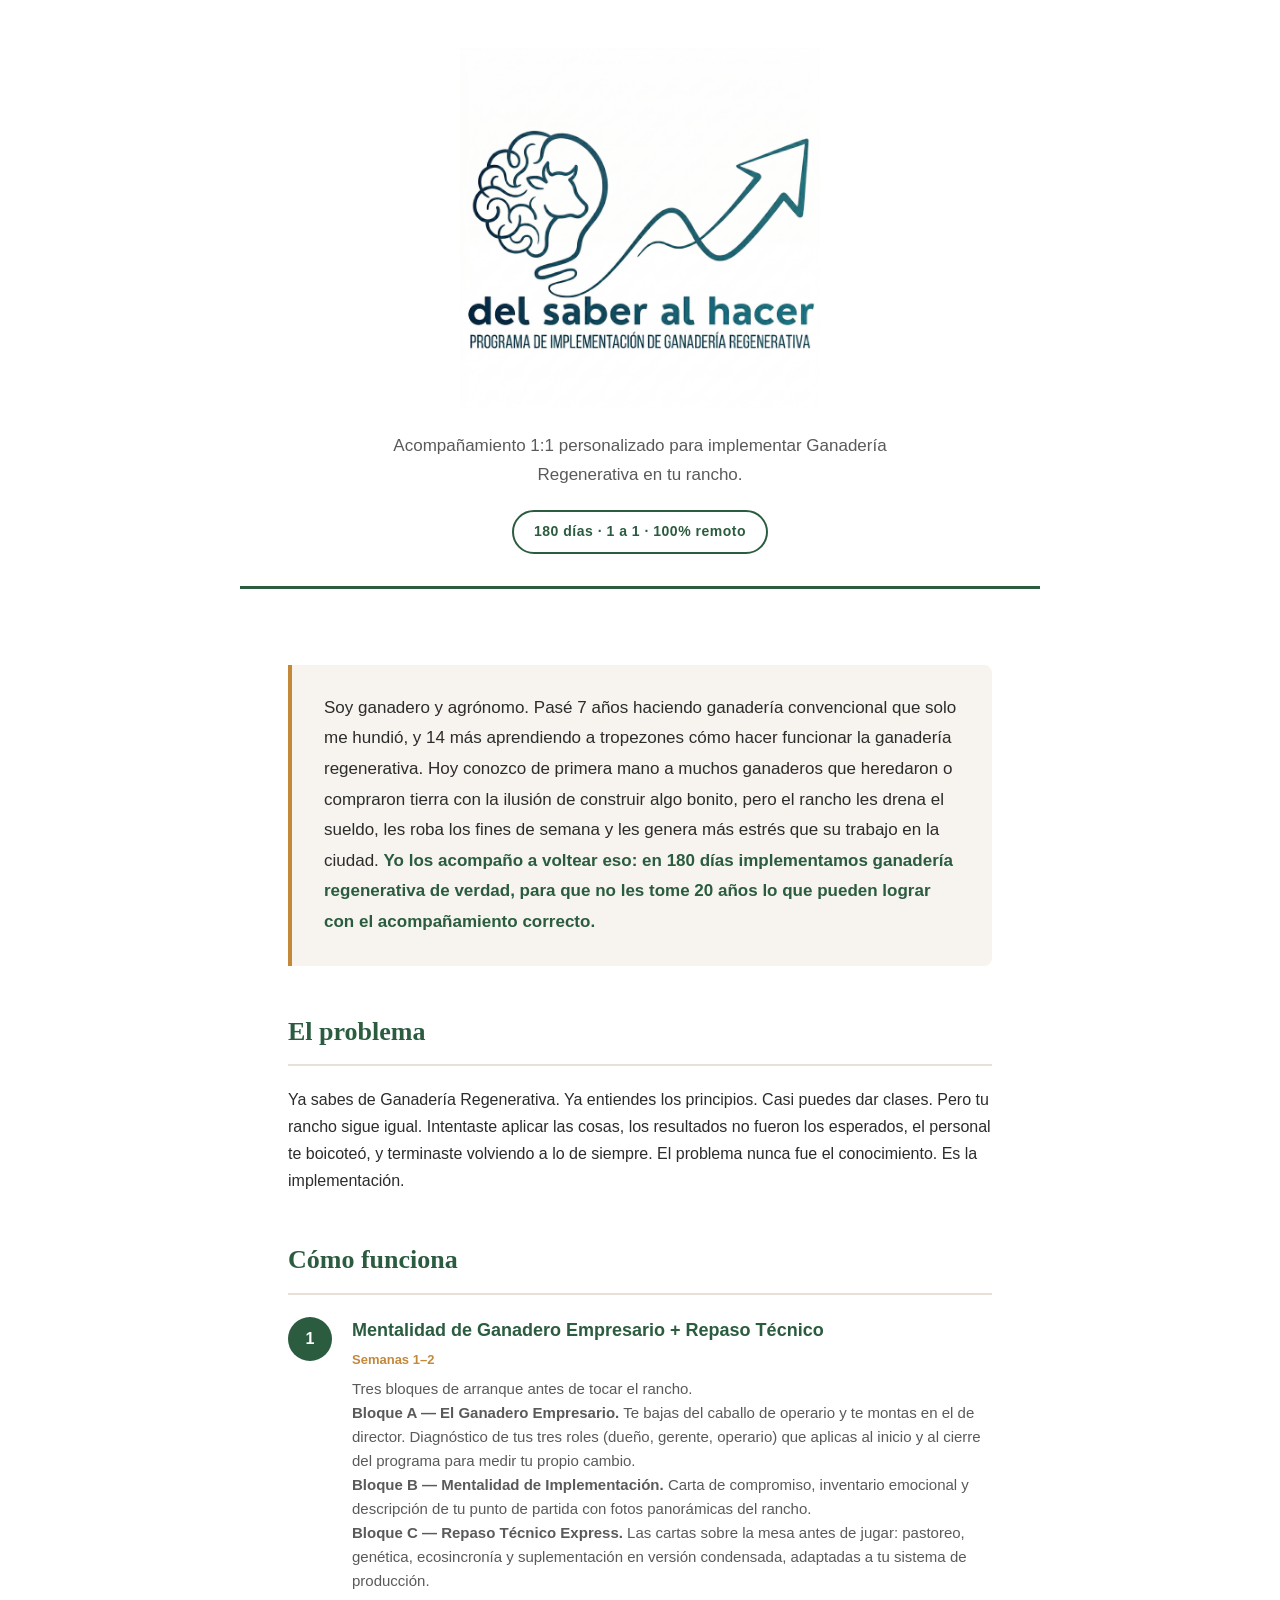
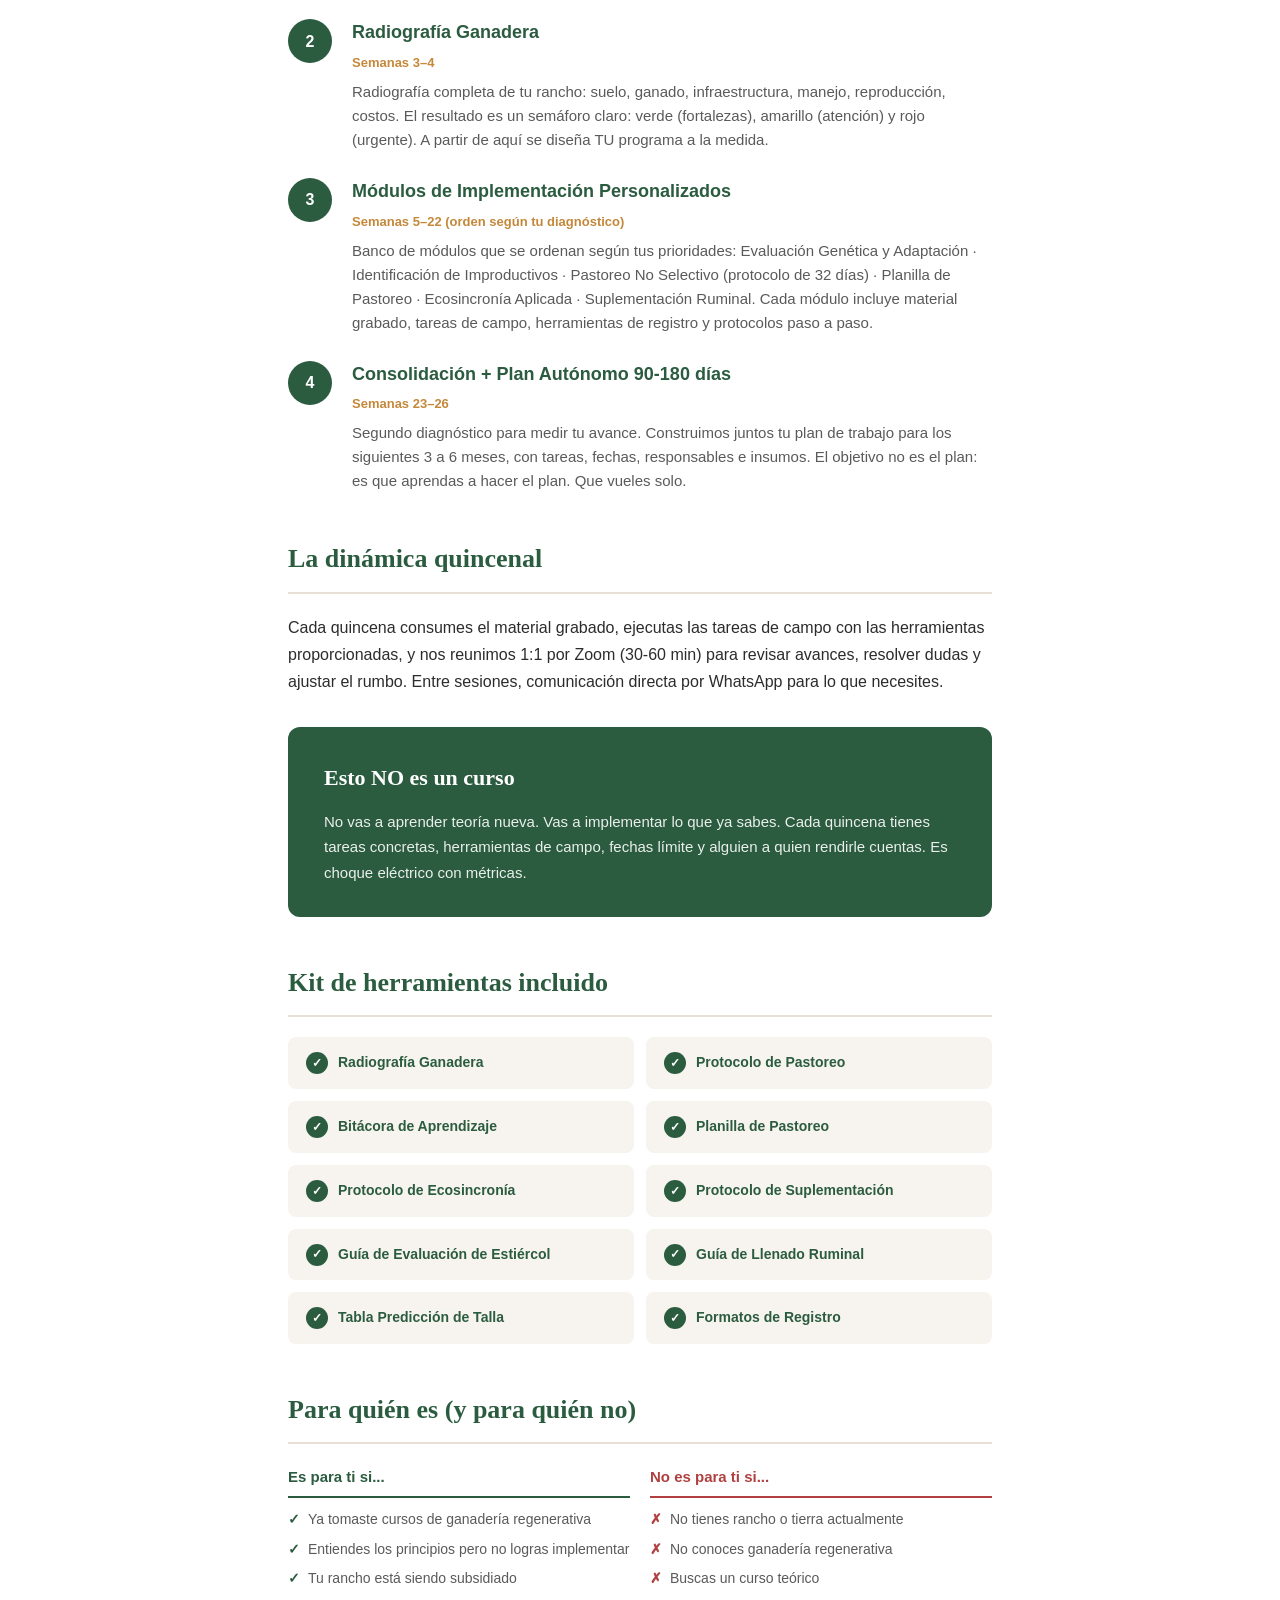
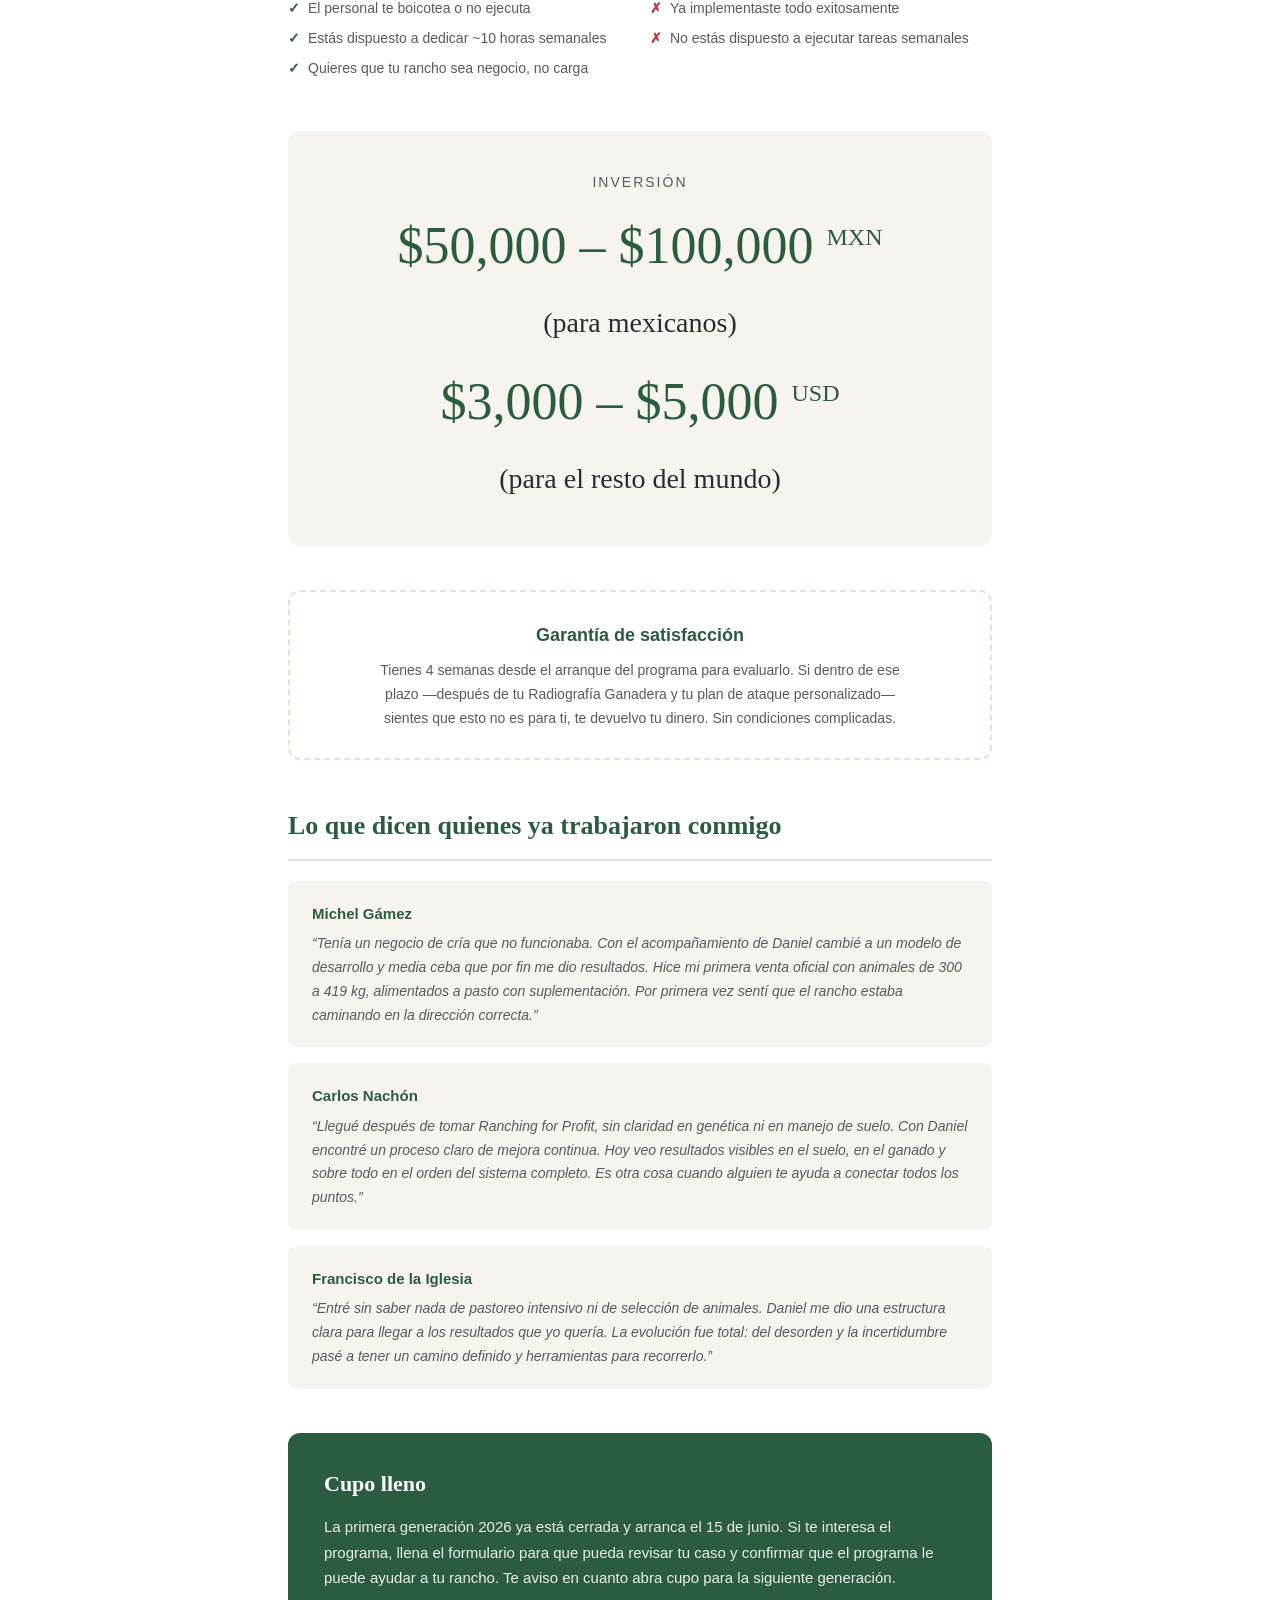
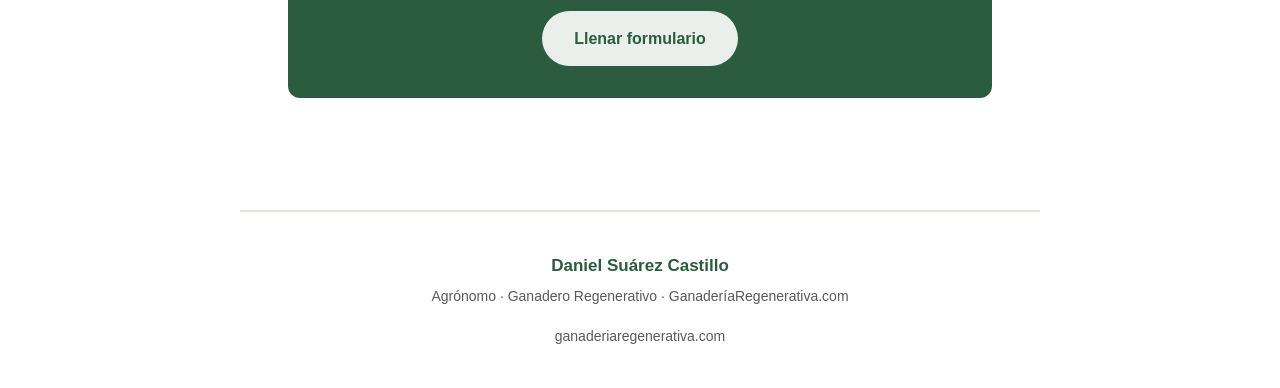
<file: index.html>
<!DOCTYPE html>
<html lang="es">
<head>
<meta charset="UTF-8">
<meta name="viewport" content="width=device-width, initial-scale=1.0">
<title>Del Saber al Hacer — Resumen del Programa</title>
<style>
  :root {
    --green: #2B5C3F;
    --green-light: #3A7A54;
    --cream: #F7F4EF;
    --warm: #E8E0D4;
    --text: #2C2C2C;
    --text-light: #5A5A5A;
    --accent: #C4883A;
  }

  * { margin: 0; padding: 0; box-sizing: border-box; }

  body {
    font-family: 'Helvetica Neue', Helvetica, Arial, sans-serif;
    background: #fff;
    color: var(--text);
    line-height: 1.7;
    max-width: 800px;
    margin: 0 auto;
  }

  .hero {
    background: white;
    color: var(--text);
    padding: 48px 48px 32px;
    text-align: center;
    position: relative;
    overflow: hidden;
    border-bottom: 3px solid var(--green);
  }

  .hero-logo { margin-bottom: 16px; }
  .hero-logo img { max-width: 360px; width: 100%; height: auto; }

  .hero .subtitle {
    font-size: 17px;
    font-weight: 300;
    color: var(--text-light);
    max-width: 520px;
    margin: 0 auto;
  }

  .hero .badge {
    display: inline-block;
    margin-top: 20px;
    padding: 8px 20px;
    border: 2px solid var(--green);
    border-radius: 100px;
    font-size: 14px;
    font-weight: 600;
    letter-spacing: 0.5px;
    color: var(--green);
  }

  .content { padding: 48px; }

  h2 {
    font-family: Georgia, 'Times New Roman', serif;
    font-size: 26px;
    color: var(--green);
    margin-bottom: 20px;
    padding-bottom: 10px;
    border-bottom: 2px solid var(--warm);
  }

  .section { margin-bottom: 44px; }

  .pitch {
    background: var(--cream);
    border-left: 4px solid var(--accent);
    padding: 28px 32px;
    margin: 28px 0;
    border-radius: 0 8px 8px 0;
    font-size: 17px;
    line-height: 1.8;
    color: var(--text);
  }

  .pitch strong { color: var(--green); }

  .module {
    display: flex;
    gap: 20px;
    margin-bottom: 24px;
    align-items: flex-start;
  }

  .module-num {
    flex-shrink: 0;
    width: 44px;
    height: 44px;
    background: var(--green);
    color: white;
    border-radius: 50%;
    display: flex;
    align-items: center;
    justify-content: center;
    font-weight: 700;
    font-size: 16px;
    margin-top: 2px;
  }

  .module-content h3 { font-size: 18px; font-weight: 700; color: var(--green); margin-bottom: 4px; }
  .module-content .weeks { font-size: 13px; color: var(--accent); font-weight: 600; margin-bottom: 6px; }
  .module-content p { font-size: 15px; color: var(--text-light); line-height: 1.6; }

  .tools-grid { display: grid; grid-template-columns: 1fr 1fr; gap: 12px; margin-top: 16px; }

  .tool-item {
    background: var(--cream);
    padding: 14px 18px;
    border-radius: 8px;
    font-size: 14px;
    font-weight: 600;
    color: var(--green);
    display: flex;
    align-items: center;
    gap: 10px;
  }

  .tool-item::before {
    content: '✓';
    flex-shrink: 0;
    width: 22px;
    height: 22px;
    background: var(--green);
    color: white;
    border-radius: 50%;
    display: flex;
    align-items: center;
    justify-content: center;
    font-size: 12px;
  }

  .highlight-box {
    background: var(--green);
    color: white;
    padding: 32px 36px;
    border-radius: 12px;
    margin: 32px 0;
  }

  .highlight-box h3 { font-family: Georgia, 'Times New Roman', serif; font-size: 22px; margin-bottom: 12px; }
  .highlight-box p { font-size: 15px; line-height: 1.7; opacity: 0.9; }

  .price-section {
    text-align: center;
    padding: 40px 32px;
    background: var(--cream);
    border-radius: 12px;
    margin: 32px 0;
  }

  .price-section .label { font-size: 14px; text-transform: uppercase; letter-spacing: 2px; color: var(--text-light); margin-bottom: 8px; }
  .price-section .price { font-family: Georgia, 'Times New Roman', serif; font-size: 52px; color: var(--green); margin-bottom: 8px; }
  .price-section .price span { font-size: 24px; vertical-align: super; }
  .price-section .price-alt { font-family: Georgia, 'Times New Roman', serif; font-size: 28px; color: var(--text); margin-bottom: 4px; }
  .price-section .note-tax { font-size: 14px; color: var(--text-light); font-style: italic; margin-bottom: 16px; }
  .price-section .note { font-size: 15px; color: var(--text-light); margin-bottom: 20px; }

  .payment-methods { display: flex; flex-wrap: wrap; justify-content: center; gap: 10px; margin-top: 16px; }
  .payment-methods span { background: white; padding: 6px 16px; border-radius: 100px; font-size: 13px; font-weight: 600; color: var(--text-light); border: 1px solid var(--warm); }

  .guarantee { text-align: center; padding: 28px; border: 2px dashed var(--warm); border-radius: 12px; margin: 28px 0; }
  .guarantee h3 { color: var(--green); font-size: 18px; margin-bottom: 8px; }
  .guarantee p { font-size: 14px; color: var(--text-light); max-width: 520px; margin: 0 auto; }

  .testimonial { padding: 20px 24px; background: var(--cream); border-radius: 8px; margin-bottom: 16px; }
  .testimonial .name { font-weight: 700; color: var(--green); margin-bottom: 6px; font-size: 15px; }
  .testimonial p { font-size: 14px; color: var(--text-light); font-style: italic; line-height: 1.7; }

  .footer { text-align: center; padding: 40px 48px; border-top: 2px solid var(--warm); margin-top: 20px; }
  .footer .author { font-weight: 700; font-size: 17px; color: var(--green); }
  .footer .role { font-size: 14px; color: var(--text-light); margin-top: 4px; }
  .footer .contact { margin-top: 16px; font-size: 14px; color: var(--text-light); }

  .for-whom { display: grid; grid-template-columns: 1fr 1fr; gap: 20px; margin-top: 16px; }
  .for-whom-col h4 { font-size: 15px; font-weight: 700; margin-bottom: 10px; padding-bottom: 6px; }
  .for-whom-col.yes h4 { color: var(--green); border-bottom: 2px solid var(--green); }
  .for-whom-col.no h4 { color: #B04040; border-bottom: 2px solid #B04040; }
  .for-whom-col li { font-size: 14px; color: var(--text-light); margin-bottom: 6px; list-style: none; padding-left: 20px; position: relative; }
  .for-whom-col.yes li::before { content: '✓'; position: absolute; left: 0; color: var(--green); font-weight: 700; }
  .for-whom-col.no li::before { content: '✗'; position: absolute; left: 0; color: #B04040; font-weight: 700; }
</style>
</head>
<body>

<div class="hero">
  <div class="hero-logo">
    <img src="logo-optimizado.png" alt="Del Saber al Hacer — Programa de Implementación de Ganadería Regenerativa">
  </div>
  <div class="subtitle">Acompañamiento 1:1 personalizado para implementar Ganadería Regenerativa en tu rancho.</div>
  <div class="badge">180 días · 1 a 1 · 100% remoto</div>
</div>

<div class="content">

  <div class="section">
    <div class="pitch">
      Soy ganadero y agrónomo. Pasé 7 años haciendo ganadería convencional que solo me hundió, y 14 más aprendiendo a tropezones cómo hacer funcionar la ganadería regenerativa. Hoy conozco de primera mano a muchos ganaderos que heredaron o compraron tierra con la ilusión de construir algo bonito, pero el rancho les drena el sueldo, les roba los fines de semana y les genera más estrés que su trabajo en la ciudad. <strong>Yo los acompaño a voltear eso: en 180 días implementamos ganadería regenerativa de verdad, para que no les tome 20 años lo que pueden lograr con el acompañamiento correcto.</strong>
    </div>
  </div>

  <div class="section">
    <h2>El problema</h2>
    <p>Ya sabes de Ganadería Regenerativa. Ya entiendes los principios. Casi puedes dar clases. Pero tu rancho sigue igual. Intentaste aplicar las cosas, los resultados no fueron los esperados, el personal te boicoteó, y terminaste volviendo a lo de siempre. El problema nunca fue el conocimiento. Es la implementación.</p>
  </div>

  <div class="section">
    <h2>Cómo funciona</h2>

    <div class="module">
      <div class="module-num">1</div>
      <div class="module-content">
        <h3>Mentalidad de Ganadero Empresario + Repaso Técnico</h3>
        <div class="weeks">Semanas 1–2</div>
        <p>Tres bloques de arranque antes de tocar el rancho.</p>
        <p><strong>Bloque A — El Ganadero Empresario.</strong> Te bajas del caballo de operario y te montas en el de director. Diagnóstico de tus tres roles (dueño, gerente, operario) que aplicas al inicio y al cierre del programa para medir tu propio cambio.</p>
        <p><strong>Bloque B — Mentalidad de Implementación.</strong> Carta de compromiso, inventario emocional y descripción de tu punto de partida con fotos panorámicas del rancho.</p>
        <p><strong>Bloque C — Repaso Técnico Express.</strong> Las cartas sobre la mesa antes de jugar: pastoreo, genética, ecosincronía y suplementación en versión condensada, adaptadas a tu sistema de producción.</p>
      </div>
    </div>

    <div class="module">
      <div class="module-num">2</div>
      <div class="module-content">
        <h3>Radiografía Ganadera</h3>
        <div class="weeks">Semanas 3–4</div>
        <p>Radiografía completa de tu rancho: suelo, ganado, infraestructura, manejo, reproducción, costos. El resultado es un semáforo claro: verde (fortalezas), amarillo (atención) y rojo (urgente). A partir de aquí se diseña TU programa a la medida.</p>
      </div>
    </div>

    <div class="module">
      <div class="module-num">3</div>
      <div class="module-content">
        <h3>Módulos de Implementación Personalizados</h3>
        <div class="weeks">Semanas 5–22 (orden según tu diagnóstico)</div>
        <p>Banco de módulos que se ordenan según tus prioridades: Evaluación Genética y Adaptación · Identificación de Improductivos · Pastoreo No Selectivo (protocolo de 32 días) · Planilla de Pastoreo · Ecosincronía Aplicada · Suplementación Ruminal. Cada módulo incluye material grabado, tareas de campo, herramientas de registro y protocolos paso a paso.</p>
      </div>
    </div>

    <div class="module">
      <div class="module-num">4</div>
      <div class="module-content">
        <h3>Consolidación + Plan Autónomo 90-180 días</h3>
        <div class="weeks">Semanas 23–26</div>
        <p>Segundo diagnóstico para medir tu avance. Construimos juntos tu plan de trabajo para los siguientes 3 a 6 meses, con tareas, fechas, responsables e insumos. El objetivo no es el plan: es que aprendas a hacer el plan. Que vueles solo.</p>
      </div>
    </div>
  </div>

  <div class="section">
    <h2>La dinámica quincenal</h2>
    <p style="margin-bottom:16px;">Cada quincena consumes el material grabado, ejecutas las tareas de campo con las herramientas proporcionadas, y nos reunimos 1:1 por Zoom (30-60 min) para revisar avances, resolver dudas y ajustar el rumbo. Entre sesiones, comunicación directa por WhatsApp para lo que necesites.</p>
    
    <div class="highlight-box">
      <h3>Esto NO es un curso</h3>
      <p>No vas a aprender teoría nueva. Vas a implementar lo que ya sabes. Cada quincena tienes tareas concretas, herramientas de campo, fechas límite y alguien a quien rendirle cuentas. Es choque eléctrico con métricas.</p>
    </div>
  </div>

  <div class="section">
    <h2>Kit de herramientas incluido</h2>
    <div class="tools-grid">
      <div class="tool-item">Radiografía Ganadera</div>
      <div class="tool-item">Protocolo de Pastoreo</div>
      <div class="tool-item">Bitácora de Aprendizaje</div>
      <div class="tool-item">Planilla de Pastoreo</div>
      <div class="tool-item">Protocolo de Ecosincronía</div>
      <div class="tool-item">Protocolo de Suplementación</div>
      <div class="tool-item">Guía de Evaluación de Estiércol</div>
      <div class="tool-item">Guía de Llenado Ruminal</div>
      <div class="tool-item">Tabla Predicción de Talla</div>
      <div class="tool-item">Formatos de Registro</div>
    </div>
  </div>

  <div class="section">
    <h2>Para quién es (y para quién no)</h2>
    <div class="for-whom">
      <div class="for-whom-col yes">
        <h4>Es para ti si...</h4>
        <ul>
          <li>Ya tomaste cursos de ganadería regenerativa</li>
          <li>Entiendes los principios pero no logras implementar</li>
          <li>Tu rancho está siendo subsidiado</li>
          <li>El personal te boicotea o no ejecuta</li>
          <li>Estás dispuesto a dedicar ~10 horas semanales</li>
          <li>Quieres que tu rancho sea negocio, no carga</li>
        </ul>
      </div>
      <div class="for-whom-col no">
        <h4>No es para ti si...</h4>
        <ul>
          <li>No tienes rancho o tierra actualmente</li>
          <li>No conoces ganadería regenerativa</li>
          <li>Buscas un curso teórico</li>
          <li>Ya implementaste todo exitosamente</li>
          <li>No estás dispuesto a ejecutar tareas semanales</li>
        </ul>
      </div>
    </div>
  </div>

  <div class="section">
    <div class="price-section">
      <div class="label">Inversión</div>
      <div class="price">$50,000 – $100,000 <span>MXN</span></div>
      <div class="price-alt">(para mexicanos)</div>
      <div class="price" style="margin-top:12px;">$3,000 – $5,000 <span>USD</span></div>
      <div class="price-alt">(para el resto del mundo)</div>
    </div>
  </div>

  <div class="section">
    <div class="guarantee">
      <h3>Garantía de satisfacción</h3>
      <p>Tienes 4 semanas desde el arranque del programa para evaluarlo. Si dentro de ese plazo —después de tu Radiografía Ganadera y tu plan de ataque personalizado— sientes que esto no es para ti, te devuelvo tu dinero. Sin condiciones complicadas.</p>
    </div>
  </div>

  <div class="section">
    <h2>Lo que dicen quienes ya trabajaron conmigo</h2>
    <div class="testimonial">
      <div class="name">Michel Gámez</div>
      <p>&ldquo;Tenía un negocio de cría que no funcionaba. Con el acompañamiento de Daniel cambié a un modelo de desarrollo y media ceba que por fin me dio resultados. Hice mi primera venta oficial con animales de 300 a 419 kg, alimentados a pasto con suplementación. Por primera vez sentí que el rancho estaba caminando en la dirección correcta.&rdquo;</p>
    </div>
    <div class="testimonial">
      <div class="name">Carlos Nachón</div>
      <p>&ldquo;Llegué después de tomar Ranching for Profit, sin claridad en genética ni en manejo de suelo. Con Daniel encontré un proceso claro de mejora continua. Hoy veo resultados visibles en el suelo, en el ganado y sobre todo en el orden del sistema completo. Es otra cosa cuando alguien te ayuda a conectar todos los puntos.&rdquo;</p>
    </div>
    <div class="testimonial">
      <div class="name">Francisco de la Iglesia</div>
      <p>&ldquo;Entré sin saber nada de pastoreo intensivo ni de selección de animales. Daniel me dio una estructura clara para llegar a los resultados que yo quería. La evolución fue total: del desorden y la incertidumbre pasé a tener un camino definido y herramientas para recorrerlo.&rdquo;</p>
    </div>
  </div>

  <div class="section">
    <div class="highlight-box">
      <h3>Cupo lleno</h3>
      <p>La primera generación 2026 ya está cerrada y arranca el 15 de junio. Si te interesa el programa, llena el formulario para que pueda revisar tu caso y confirmar que el programa le puede ayudar a tu rancho. Te aviso en cuanto abra cupo para la siguiente generación.</p>
      <p style="margin-top:20px; text-align:center;"><a href="https://forms.gle/zyB5bn8BEouAdMPZ7" target="_blank" style="display:inline-block; padding:14px 32px; background:white; color:var(--green); font-weight:700; font-size:16px; border-radius:100px; text-decoration:none;">Llenar formulario</a></p>
    </div>
  </div>

</div>

<div class="footer">
  <div class="author">Daniel Suárez Castillo</div>
  <div class="role">Agrónomo · Ganadero Regenerativo · GanaderíaRegenerativa.com</div>
  <div class="contact">ganaderiaregenerativa.com</div>
</div>

</body>
</html>
</file>
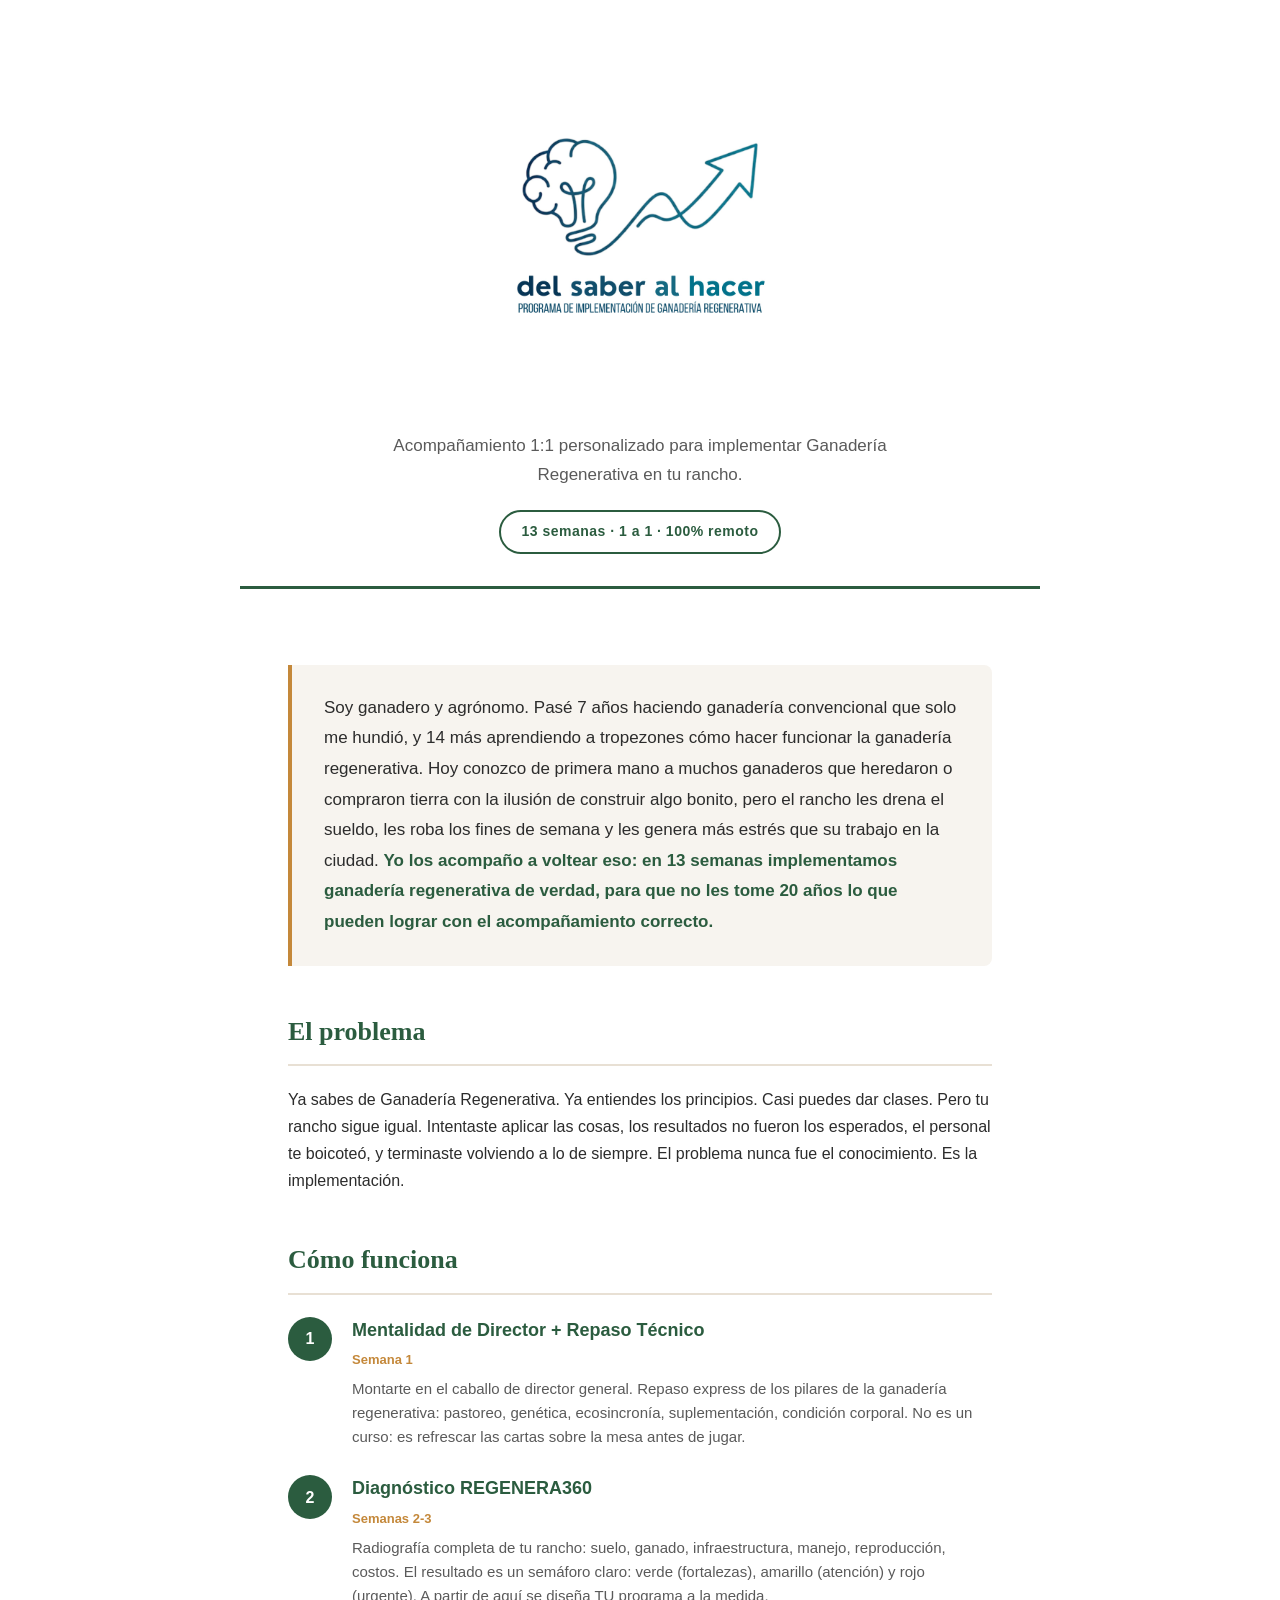
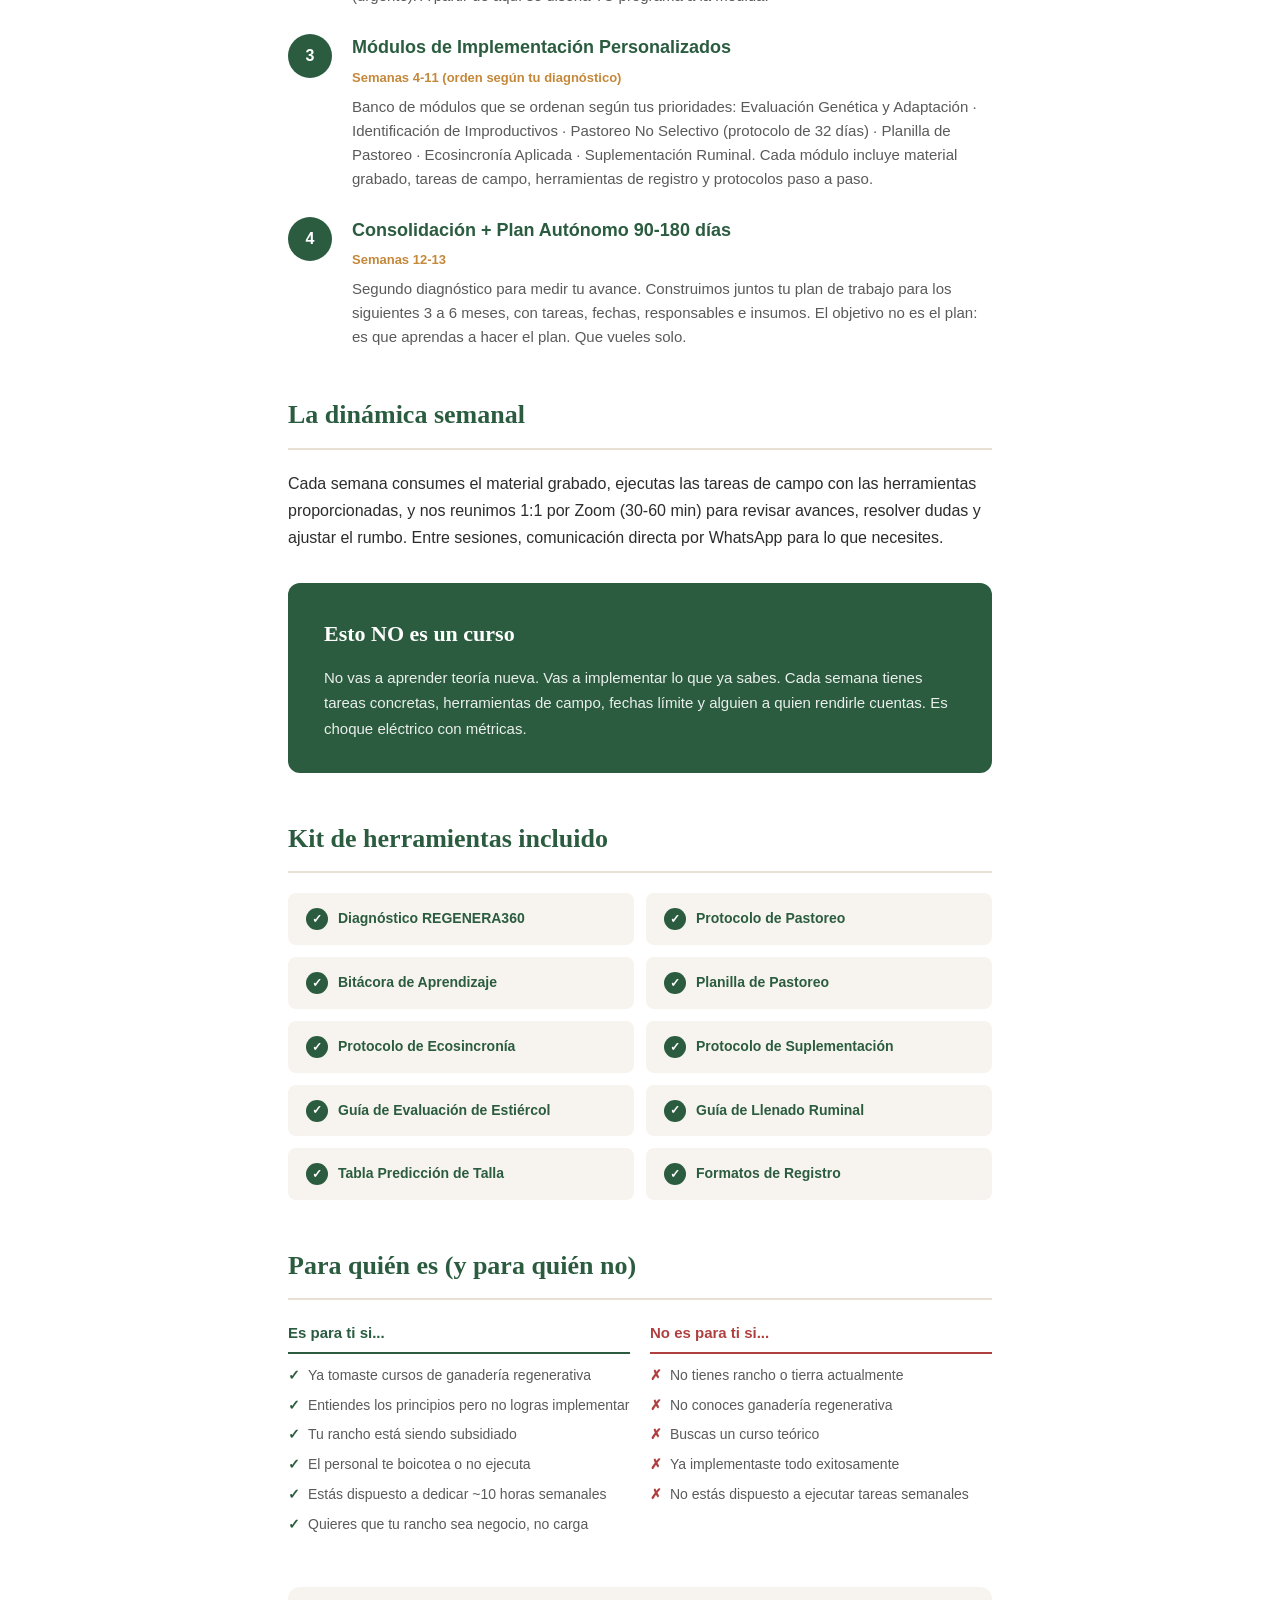
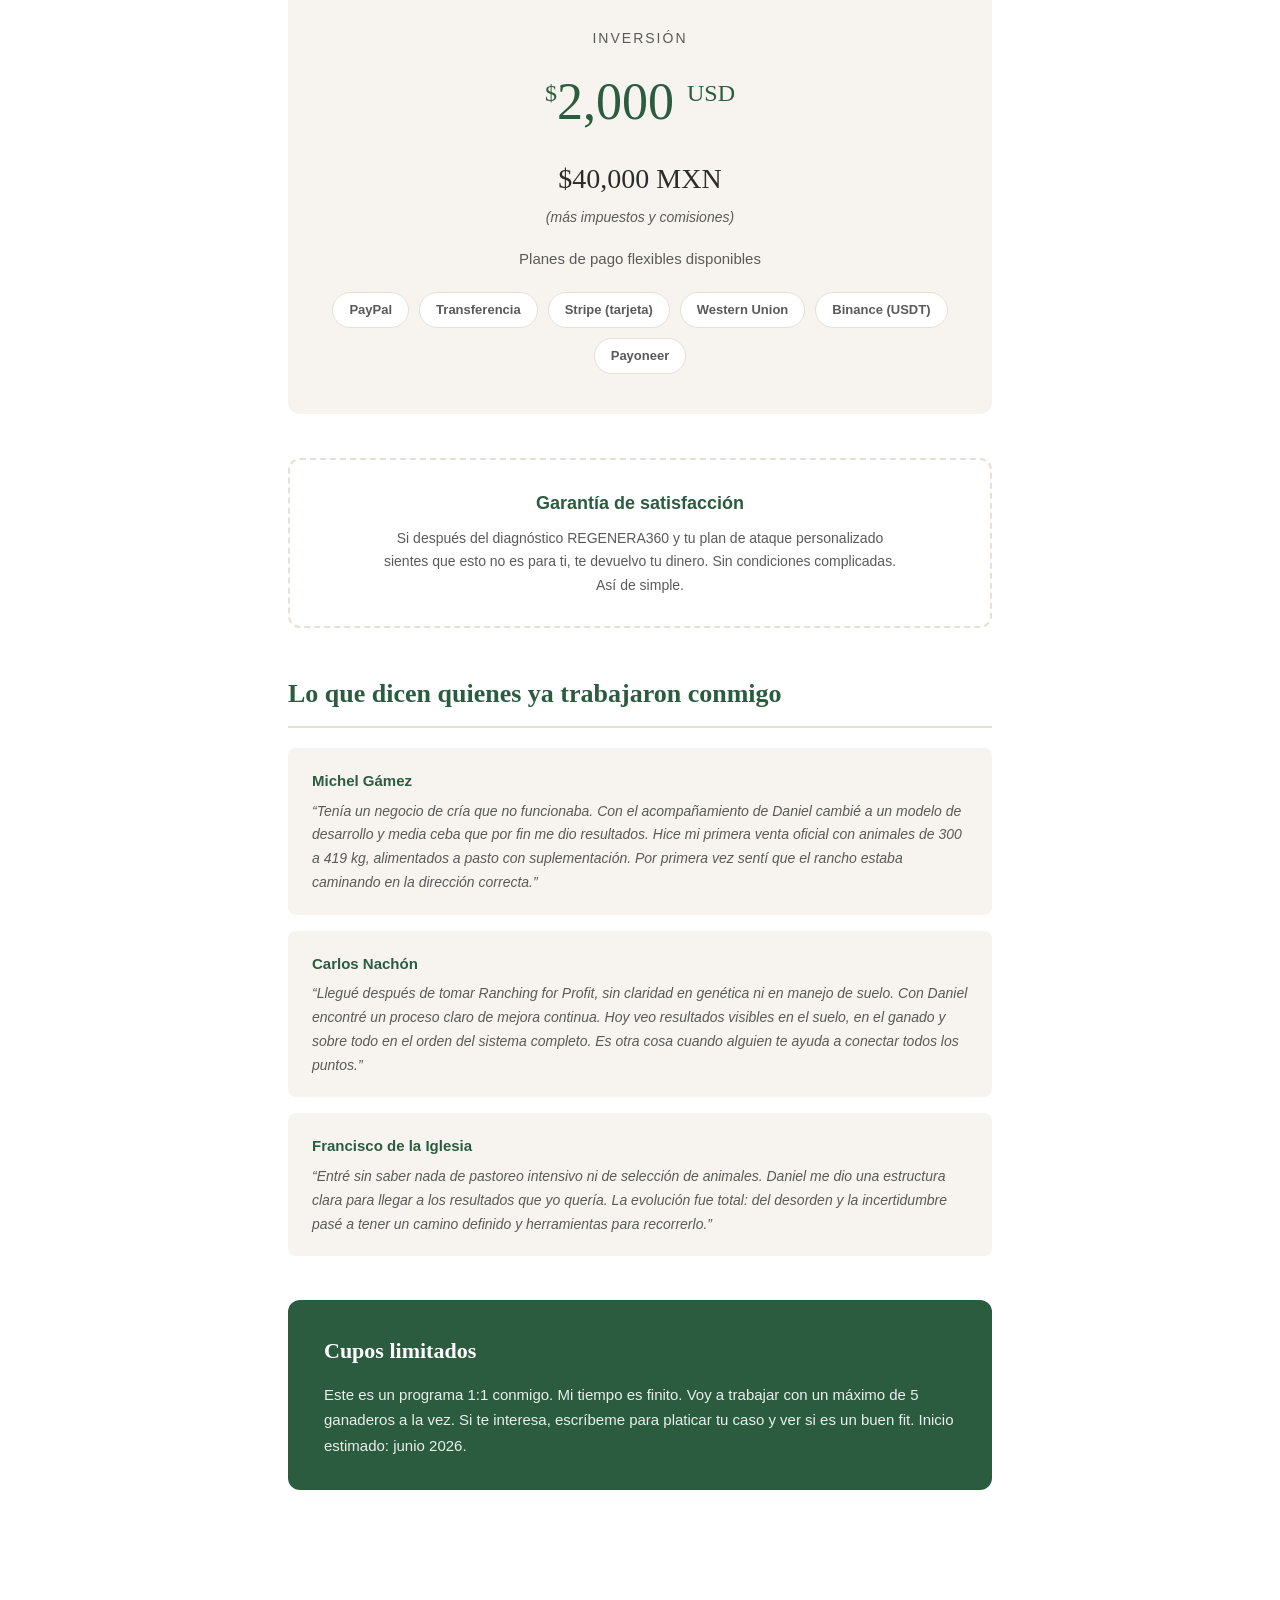
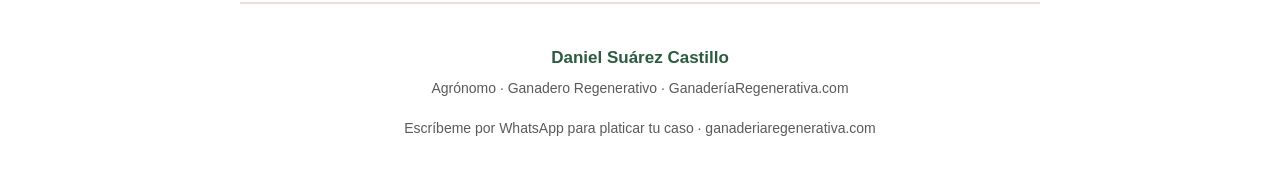
<file: Del_Saber_al_Hacer_Resumen_Programa.html>
<!DOCTYPE html>
<html lang="es">
<head>
<meta charset="UTF-8">
<meta name="viewport" content="width=device-width, initial-scale=1.0">
<title>Del Saber al Hacer — Resumen del Programa</title>
<style>
  :root {
    --green: #2B5C3F;
    --green-light: #3A7A54;
    --cream: #F7F4EF;
    --warm: #E8E0D4;
    --text: #2C2C2C;
    --text-light: #5A5A5A;
    --accent: #C4883A;
  }

  * { margin: 0; padding: 0; box-sizing: border-box; }

  body {
    font-family: 'Helvetica Neue', Helvetica, Arial, sans-serif;
    background: #fff;
    color: var(--text);
    line-height: 1.7;
    max-width: 800px;
    margin: 0 auto;
  }

  .hero {
    background: white;
    color: var(--text);
    padding: 48px 48px 32px;
    text-align: center;
    position: relative;
    overflow: hidden;
    border-bottom: 3px solid var(--green);
  }

  .hero-logo {
    margin-bottom: 16px;
  }

  .hero-logo img {
    max-width: 360px;
    width: 100%;
    height: auto;
  }

  .hero .subtitle {
    font-size: 17px;
    font-weight: 300;
    color: var(--text-light);
    max-width: 520px;
    margin: 0 auto;
  }

  .hero .badge {
    display: inline-block;
    margin-top: 20px;
    padding: 8px 20px;
    border: 2px solid var(--green);
    border-radius: 100px;
    font-size: 14px;
    font-weight: 600;
    letter-spacing: 0.5px;
    color: var(--green);
  }

  .content { padding: 48px; }

  h2 {
    font-family: Georgia, 'Times New Roman', serif;
    font-size: 26px;
    color: var(--green);
    margin-bottom: 20px;
    padding-bottom: 10px;
    border-bottom: 2px solid var(--warm);
  }

  .section { margin-bottom: 44px; }

  .pitch {
    background: var(--cream);
    border-left: 4px solid var(--accent);
    padding: 28px 32px;
    margin: 28px 0;
    border-radius: 0 8px 8px 0;
    font-size: 17px;
    line-height: 1.8;
    color: var(--text);
  }

  .pitch strong { color: var(--green); }

  .module {
    display: flex;
    gap: 20px;
    margin-bottom: 24px;
    align-items: flex-start;
  }

  .module-num {
    flex-shrink: 0;
    width: 44px;
    height: 44px;
    background: var(--green);
    color: white;
    border-radius: 50%;
    display: flex;
    align-items: center;
    justify-content: center;
    font-weight: 700;
    font-size: 16px;
    margin-top: 2px;
  }

  .module-content h3 { font-size: 18px; font-weight: 700; color: var(--green); margin-bottom: 4px; }
  .module-content .weeks { font-size: 13px; color: var(--accent); font-weight: 600; margin-bottom: 6px; }
  .module-content p { font-size: 15px; color: var(--text-light); line-height: 1.6; }

  .tools-grid { display: grid; grid-template-columns: 1fr 1fr; gap: 12px; margin-top: 16px; }

  .tool-item {
    background: var(--cream);
    padding: 14px 18px;
    border-radius: 8px;
    font-size: 14px;
    font-weight: 600;
    color: var(--green);
    display: flex;
    align-items: center;
    gap: 10px;
  }

  .tool-item::before {
    content: '✓';
    flex-shrink: 0;
    width: 22px;
    height: 22px;
    background: var(--green);
    color: white;
    border-radius: 50%;
    display: flex;
    align-items: center;
    justify-content: center;
    font-size: 12px;
  }

  .highlight-box {
    background: var(--green);
    color: white;
    padding: 32px 36px;
    border-radius: 12px;
    margin: 32px 0;
  }

  .highlight-box h3 { font-family: Georgia, 'Times New Roman', serif; font-size: 22px; margin-bottom: 12px; }
  .highlight-box p { font-size: 15px; line-height: 1.7; opacity: 0.9; }

  .price-section {
    text-align: center;
    padding: 40px 32px;
    background: var(--cream);
    border-radius: 12px;
    margin: 32px 0;
  }

  .price-section .label { font-size: 14px; text-transform: uppercase; letter-spacing: 2px; color: var(--text-light); margin-bottom: 8px; }
  .price-section .price { font-family: Georgia, 'Times New Roman', serif; font-size: 52px; color: var(--green); margin-bottom: 8px; }
  .price-section .price span { font-size: 24px; vertical-align: super; }
  .price-section .price-alt { font-family: Georgia, 'Times New Roman', serif; font-size: 28px; color: var(--text); margin-bottom: 4px; }
  .price-section .note-tax { font-size: 14px; color: var(--text-light); font-style: italic; margin-bottom: 16px; }
  .price-section .note { font-size: 15px; color: var(--text-light); margin-bottom: 20px; }

  .payment-methods { display: flex; flex-wrap: wrap; justify-content: center; gap: 10px; margin-top: 16px; }
  .payment-methods span { background: white; padding: 6px 16px; border-radius: 100px; font-size: 13px; font-weight: 600; color: var(--text-light); border: 1px solid var(--warm); }

  .guarantee { text-align: center; padding: 28px; border: 2px dashed var(--warm); border-radius: 12px; margin: 28px 0; }
  .guarantee h3 { color: var(--green); font-size: 18px; margin-bottom: 8px; }
  .guarantee p { font-size: 14px; color: var(--text-light); max-width: 520px; margin: 0 auto; }

  .testimonial { padding: 20px 24px; background: var(--cream); border-radius: 8px; margin-bottom: 16px; }
  .testimonial .name { font-weight: 700; color: var(--green); margin-bottom: 6px; font-size: 15px; }
  .testimonial p { font-size: 14px; color: var(--text-light); font-style: italic; line-height: 1.7; }

  .footer { text-align: center; padding: 40px 48px; border-top: 2px solid var(--warm); margin-top: 20px; }
  .footer .author { font-weight: 700; font-size: 17px; color: var(--green); }
  .footer .role { font-size: 14px; color: var(--text-light); margin-top: 4px; }
  .footer .contact { margin-top: 16px; font-size: 14px; color: var(--text-light); }

  .for-whom { display: grid; grid-template-columns: 1fr 1fr; gap: 20px; margin-top: 16px; }
  .for-whom-col h4 { font-size: 15px; font-weight: 700; margin-bottom: 10px; padding-bottom: 6px; }
  .for-whom-col.yes h4 { color: var(--green); border-bottom: 2px solid var(--green); }
  .for-whom-col.no h4 { color: #B04040; border-bottom: 2px solid #B04040; }
  .for-whom-col li { font-size: 14px; color: var(--text-light); margin-bottom: 6px; list-style: none; padding-left: 20px; position: relative; }
  .for-whom-col.yes li::before { content: '✓'; position: absolute; left: 0; color: var(--green); font-weight: 700; }
  .for-whom-col.no li::before { content: '✗'; position: absolute; left: 0; color: #B04040; font-weight: 700; }
</style>
</head>
<body>

<div class="hero">
  <div class="hero-logo">
    <img src="logo_del_saber_al_hacer.jpg" alt="Del Saber al Hacer — Programa de Implementación de Ganadería Regenerativa">
  </div>
  <div class="subtitle">Acompañamiento 1:1 personalizado para implementar Ganadería Regenerativa en tu rancho.</div>
  <div class="badge">13 semanas · 1 a 1 · 100% remoto</div>
</div>

<div class="content">

  <div class="section">
    <div class="pitch">
      Soy ganadero y agrónomo. Pasé 7 años haciendo ganadería convencional que solo me hundió, y 14 más aprendiendo a tropezones cómo hacer funcionar la ganadería regenerativa. Hoy conozco de primera mano a muchos ganaderos que heredaron o compraron tierra con la ilusión de construir algo bonito, pero el rancho les drena el sueldo, les roba los fines de semana y les genera más estrés que su trabajo en la ciudad. <strong>Yo los acompaño a voltear eso: en 13 semanas implementamos ganadería regenerativa de verdad, para que no les tome 20 años lo que pueden lograr con el acompañamiento correcto.</strong>
    </div>
  </div>

  <div class="section">
    <h2>El problema</h2>
    <p>Ya sabes de Ganadería Regenerativa. Ya entiendes los principios. Casi puedes dar clases. Pero tu rancho sigue igual. Intentaste aplicar las cosas, los resultados no fueron los esperados, el personal te boicoteó, y terminaste volviendo a lo de siempre. El problema nunca fue el conocimiento. Es la implementación.</p>
  </div>

  <div class="section">
    <h2>Cómo funciona</h2>

    <div class="module">
      <div class="module-num">1</div>
      <div class="module-content">
        <h3>Mentalidad de Director + Repaso Técnico</h3>
        <div class="weeks">Semana 1</div>
        <p>Montarte en el caballo de director general. Repaso express de los pilares de la ganadería regenerativa: pastoreo, genética, ecosincronía, suplementación, condición corporal. No es un curso: es refrescar las cartas sobre la mesa antes de jugar.</p>
      </div>
    </div>

    <div class="module">
      <div class="module-num">2</div>
      <div class="module-content">
        <h3>Diagnóstico REGENERA360</h3>
        <div class="weeks">Semanas 2-3</div>
        <p>Radiografía completa de tu rancho: suelo, ganado, infraestructura, manejo, reproducción, costos. El resultado es un semáforo claro: verde (fortalezas), amarillo (atención) y rojo (urgente). A partir de aquí se diseña TU programa a la medida.</p>
      </div>
    </div>

    <div class="module">
      <div class="module-num">3</div>
      <div class="module-content">
        <h3>Módulos de Implementación Personalizados</h3>
        <div class="weeks">Semanas 4-11 (orden según tu diagnóstico)</div>
        <p>Banco de módulos que se ordenan según tus prioridades: Evaluación Genética y Adaptación · Identificación de Improductivos · Pastoreo No Selectivo (protocolo de 32 días) · Planilla de Pastoreo · Ecosincronía Aplicada · Suplementación Ruminal. Cada módulo incluye material grabado, tareas de campo, herramientas de registro y protocolos paso a paso.</p>
      </div>
    </div>

    <div class="module">
      <div class="module-num">4</div>
      <div class="module-content">
        <h3>Consolidación + Plan Autónomo 90-180 días</h3>
        <div class="weeks">Semanas 12-13</div>
        <p>Segundo diagnóstico para medir tu avance. Construimos juntos tu plan de trabajo para los siguientes 3 a 6 meses, con tareas, fechas, responsables e insumos. El objetivo no es el plan: es que aprendas a hacer el plan. Que vueles solo.</p>
      </div>
    </div>
  </div>

  <div class="section">
    <h2>La dinámica semanal</h2>
    <p style="margin-bottom:16px;">Cada semana consumes el material grabado, ejecutas las tareas de campo con las herramientas proporcionadas, y nos reunimos 1:1 por Zoom (30-60 min) para revisar avances, resolver dudas y ajustar el rumbo. Entre sesiones, comunicación directa por WhatsApp para lo que necesites.</p>
    
    <div class="highlight-box">
      <h3>Esto NO es un curso</h3>
      <p>No vas a aprender teoría nueva. Vas a implementar lo que ya sabes. Cada semana tienes tareas concretas, herramientas de campo, fechas límite y alguien a quien rendirle cuentas. Es choque eléctrico con métricas.</p>
    </div>
  </div>

  <div class="section">
    <h2>Kit de herramientas incluido</h2>
    <div class="tools-grid">
      <div class="tool-item">Diagnóstico REGENERA360</div>
      <div class="tool-item">Protocolo de Pastoreo</div>
      <div class="tool-item">Bitácora de Aprendizaje</div>
      <div class="tool-item">Planilla de Pastoreo</div>
      <div class="tool-item">Protocolo de Ecosincronía</div>
      <div class="tool-item">Protocolo de Suplementación</div>
      <div class="tool-item">Guía de Evaluación de Estiércol</div>
      <div class="tool-item">Guía de Llenado Ruminal</div>
      <div class="tool-item">Tabla Predicción de Talla</div>
      <div class="tool-item">Formatos de Registro</div>
    </div>
  </div>

  <div class="section">
    <h2>Para quién es (y para quién no)</h2>
    <div class="for-whom">
      <div class="for-whom-col yes">
        <h4>Es para ti si...</h4>
        <ul>
          <li>Ya tomaste cursos de ganadería regenerativa</li>
          <li>Entiendes los principios pero no logras implementar</li>
          <li>Tu rancho está siendo subsidiado</li>
          <li>El personal te boicotea o no ejecuta</li>
          <li>Estás dispuesto a dedicar ~10 horas semanales</li>
          <li>Quieres que tu rancho sea negocio, no carga</li>
        </ul>
      </div>
      <div class="for-whom-col no">
        <h4>No es para ti si...</h4>
        <ul>
          <li>No tienes rancho o tierra actualmente</li>
          <li>No conoces ganadería regenerativa</li>
          <li>Buscas un curso teórico</li>
          <li>Ya implementaste todo exitosamente</li>
          <li>No estás dispuesto a ejecutar tareas semanales</li>
        </ul>
      </div>
    </div>
  </div>

  <div class="section">
    <div class="price-section">
      <div class="label">Inversión</div>
      <div class="price"><span>$</span>2,000 <span>USD</span></div>
      <div class="price-alt">$40,000 MXN</div>
      <div class="note-tax">(más impuestos y comisiones)</div>
      <div class="note">Planes de pago flexibles disponibles</div>
      <div class="payment-methods">
        <span>PayPal</span>
        <span>Transferencia</span>
        <span>Stripe (tarjeta)</span>
        <span>Western Union</span>
        <span>Binance (USDT)</span>
        <span>Payoneer</span>
      </div>
    </div>
  </div>

  <div class="section">
    <div class="guarantee">
      <h3>Garantía de satisfacción</h3>
      <p>Si después del diagnóstico REGENERA360 y tu plan de ataque personalizado sientes que esto no es para ti, te devuelvo tu dinero. Sin condiciones complicadas. Así de simple.</p>
    </div>
  </div>

  <div class="section">
    <h2>Lo que dicen quienes ya trabajaron conmigo</h2>
    <div class="testimonial">
      <div class="name">Michel Gámez</div>
      <p>&ldquo;Tenía un negocio de cría que no funcionaba. Con el acompañamiento de Daniel cambié a un modelo de desarrollo y media ceba que por fin me dio resultados. Hice mi primera venta oficial con animales de 300 a 419 kg, alimentados a pasto con suplementación. Por primera vez sentí que el rancho estaba caminando en la dirección correcta.&rdquo;</p>
    </div>
    <div class="testimonial">
      <div class="name">Carlos Nachón</div>
      <p>&ldquo;Llegué después de tomar Ranching for Profit, sin claridad en genética ni en manejo de suelo. Con Daniel encontré un proceso claro de mejora continua. Hoy veo resultados visibles en el suelo, en el ganado y sobre todo en el orden del sistema completo. Es otra cosa cuando alguien te ayuda a conectar todos los puntos.&rdquo;</p>
    </div>
    <div class="testimonial">
      <div class="name">Francisco de la Iglesia</div>
      <p>&ldquo;Entré sin saber nada de pastoreo intensivo ni de selección de animales. Daniel me dio una estructura clara para llegar a los resultados que yo quería. La evolución fue total: del desorden y la incertidumbre pasé a tener un camino definido y herramientas para recorrerlo.&rdquo;</p>
    </div>
  </div>

  <div class="section">
    <div class="highlight-box">
      <h3>Cupos limitados</h3>
      <p>Este es un programa 1:1 conmigo. Mi tiempo es finito. Voy a trabajar con un máximo de 5 ganaderos a la vez. Si te interesa, escríbeme para platicar tu caso y ver si es un buen fit. Inicio estimado: junio 2026.</p>
    </div>
  </div>

</div>

<div class="footer">
  <div class="author">Daniel Suárez Castillo</div>
  <div class="role">Agrónomo · Ganadero Regenerativo · GanaderíaRegenerativa.com</div>
  <div class="contact">Escríbeme por WhatsApp para platicar tu caso · ganaderiaregenerativa.com</div>
</div>

</body>
</html>
</file>
